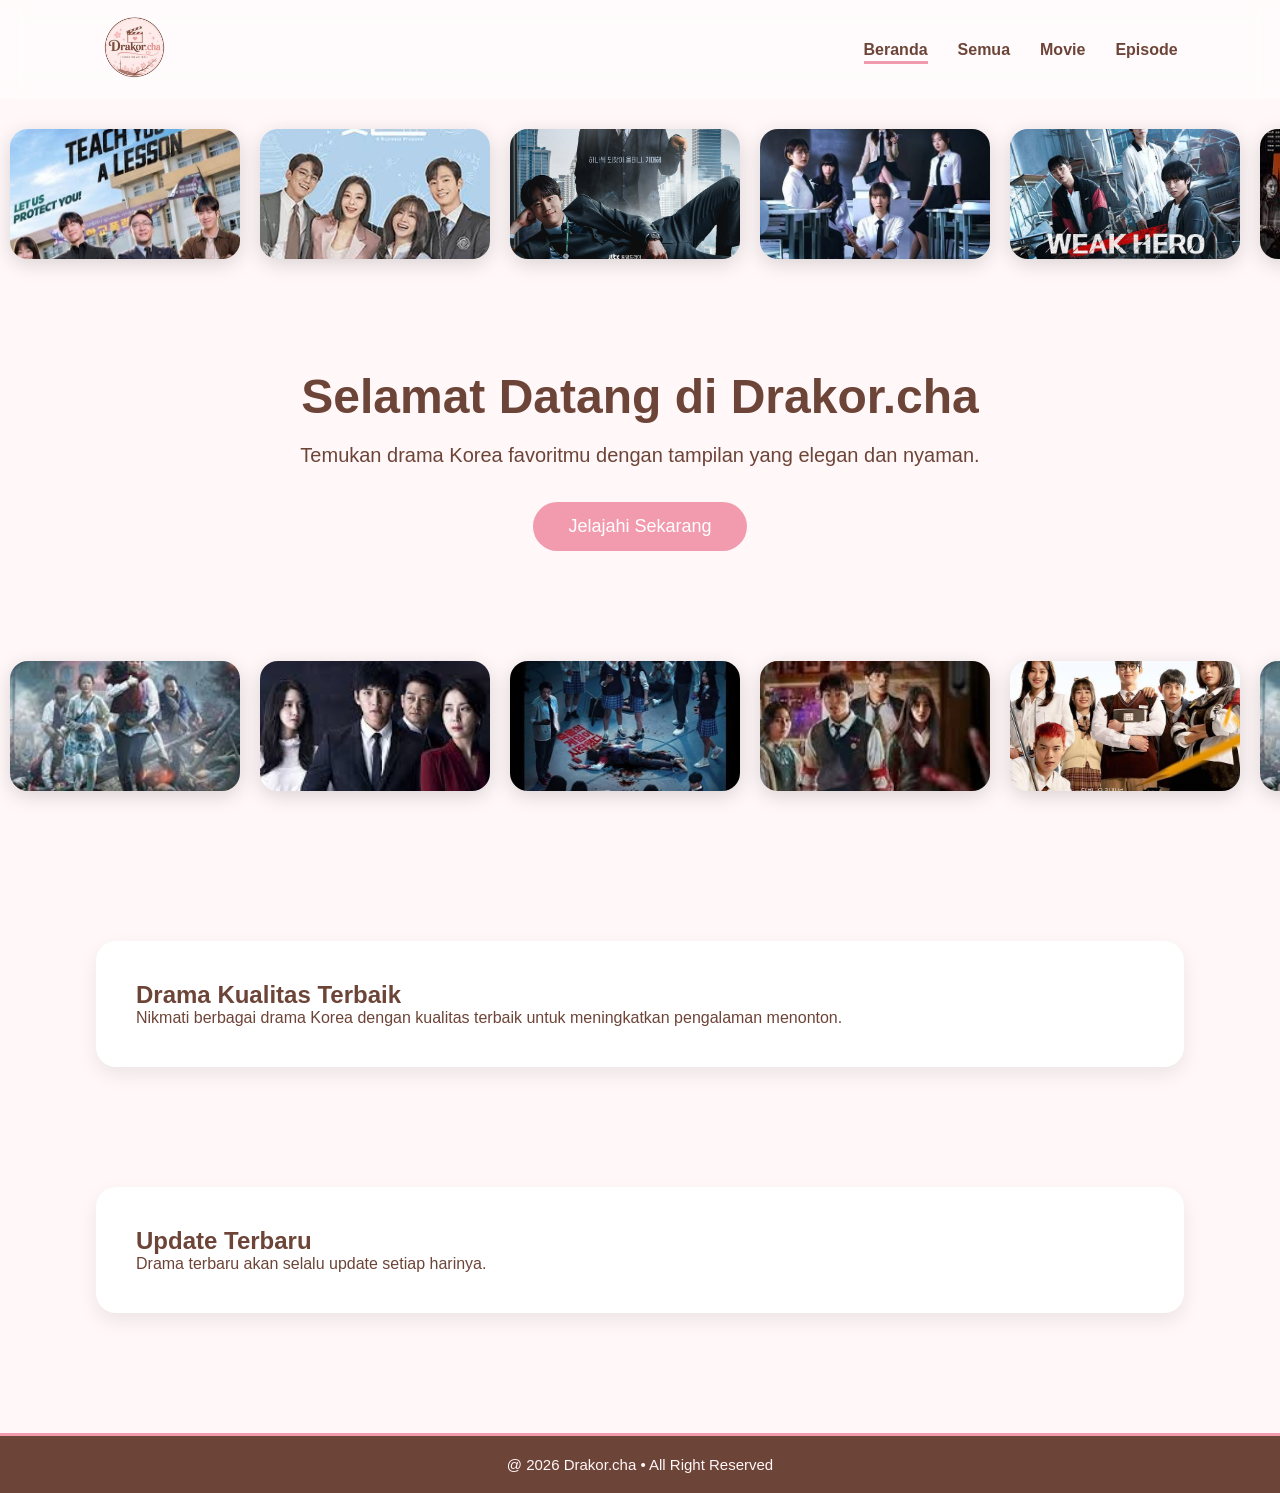
<file: index.html>
<!DOCTYPE html>
<html lang="id">

<head>
    <meta charset="UTF-8">
    <meta name="viewport" content="width=device-width, initial-scale=1.0">

    <title>Drakor.cha</title>

    <link rel="stylesheet" href="style/style.css">
</head>

<body>

<header>

<nav>

<div class="logo">
<img src="gambar/logo.png">
</div>

<ul>

<li><a class="active" href="index.html">Beranda</a></li>
<li><a href="semua.html">Semua</a></li>
<li><a href="movie.html">Movie</a></li>
<li><a href="episode.html">Episode</a></li>

</ul>

</nav>

</header>

<section class="slider top">

<div class="track">

<img src="gambar/gambar1.jpg">
<img src="gambar/gambar2.jpg">
<img src="gambar/Reborn Rookie Kdrama Poster.jpg">
<img src="gambar/gambar4.jpg">
<img src="gambar/gambar5.jpg">
<img src="gambar/gambar6.jpg">

<img src="gambar/gambar1.jpg">
<img src="gambar/gambar2.jpg">
<img src="gambar/Reborn Rookie Kdrama Poster.jpg">
<img src="gambar/gambar4.jpg">
<img src="gambar/gambar5.jpg">
<img src="gambar/gambar6.jpg">

</div>

</section>

<section class="hero">

<h1>Selamat Datang di Drakor.cha</h1>

<p>
Temukan drama Korea favoritmu dengan tampilan yang elegan dan nyaman.
</p>

<button>Jelajahi Sekarang</button>

</section>

<section class="slider bottom">

<div class="track reverse">

<img src="gambar/gambar7.jpg">
<img src="gambar/gambar8.jpg">
<img src="gambar/gambar9.jpg">
<img src="gambar/gambar10.jpg">
<img src="gambar/gambar11.jpg">

<img src="gambar/gambar7.jpg">
<img src="gambar/gambar8.jpg">
<img src="gambar/gambar9.jpg">
<img src="gambar/gambar10.jpg">
<img src="gambar/gambar11.jpg">

</div>

</section>

<section class="content reveal">

<h2>Drama Kualitas Terbaik</h2>

<p>

Nikmati berbagai drama Korea dengan kualitas terbaik untuk meningkatkan pengalaman menonton.

</p>

</section>

<section class="content reveal">

<h2>Update Terbaru</h2>

<p>

Drama terbaru akan selalu update setiap harinya.

</p>

</section>

<script src="script/script.js"></script>

<footer>@ 2026 Drakor.cha • All Right Reserved</footer>

</body>
</html>
</file>
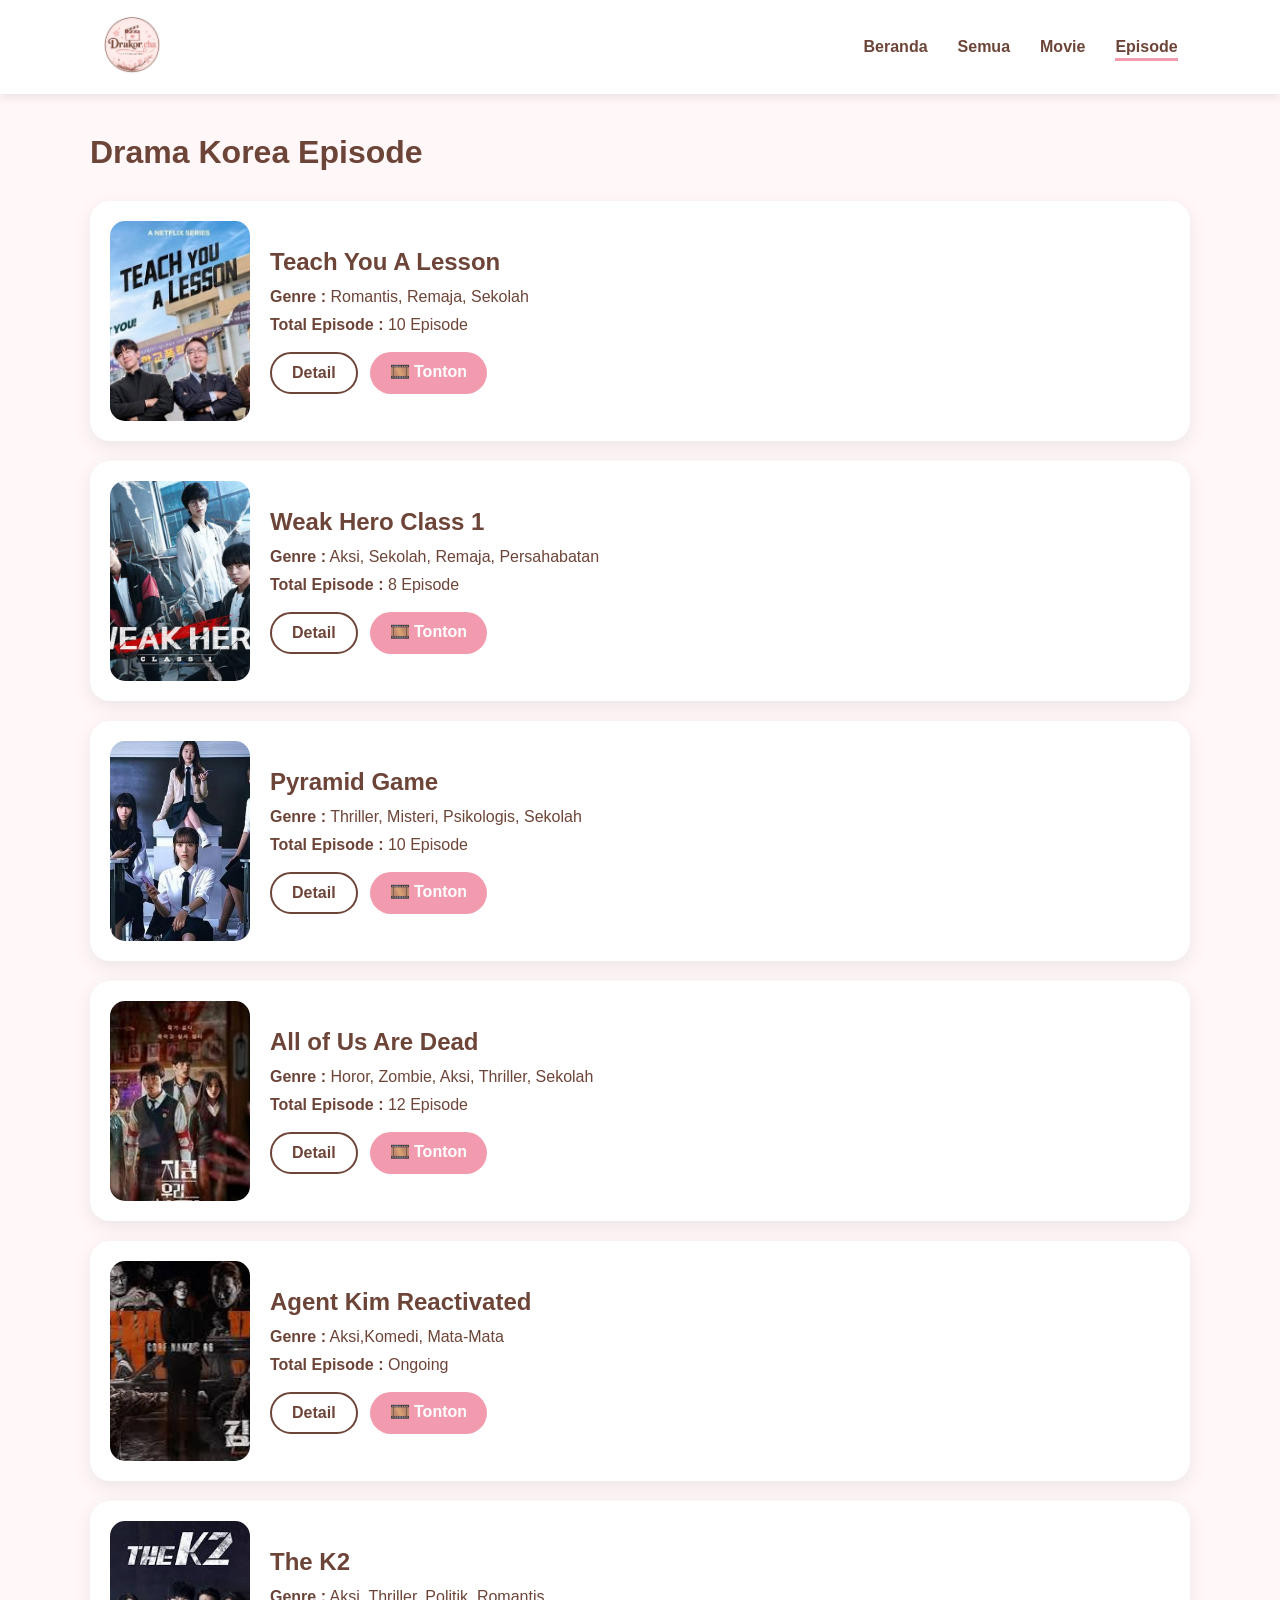
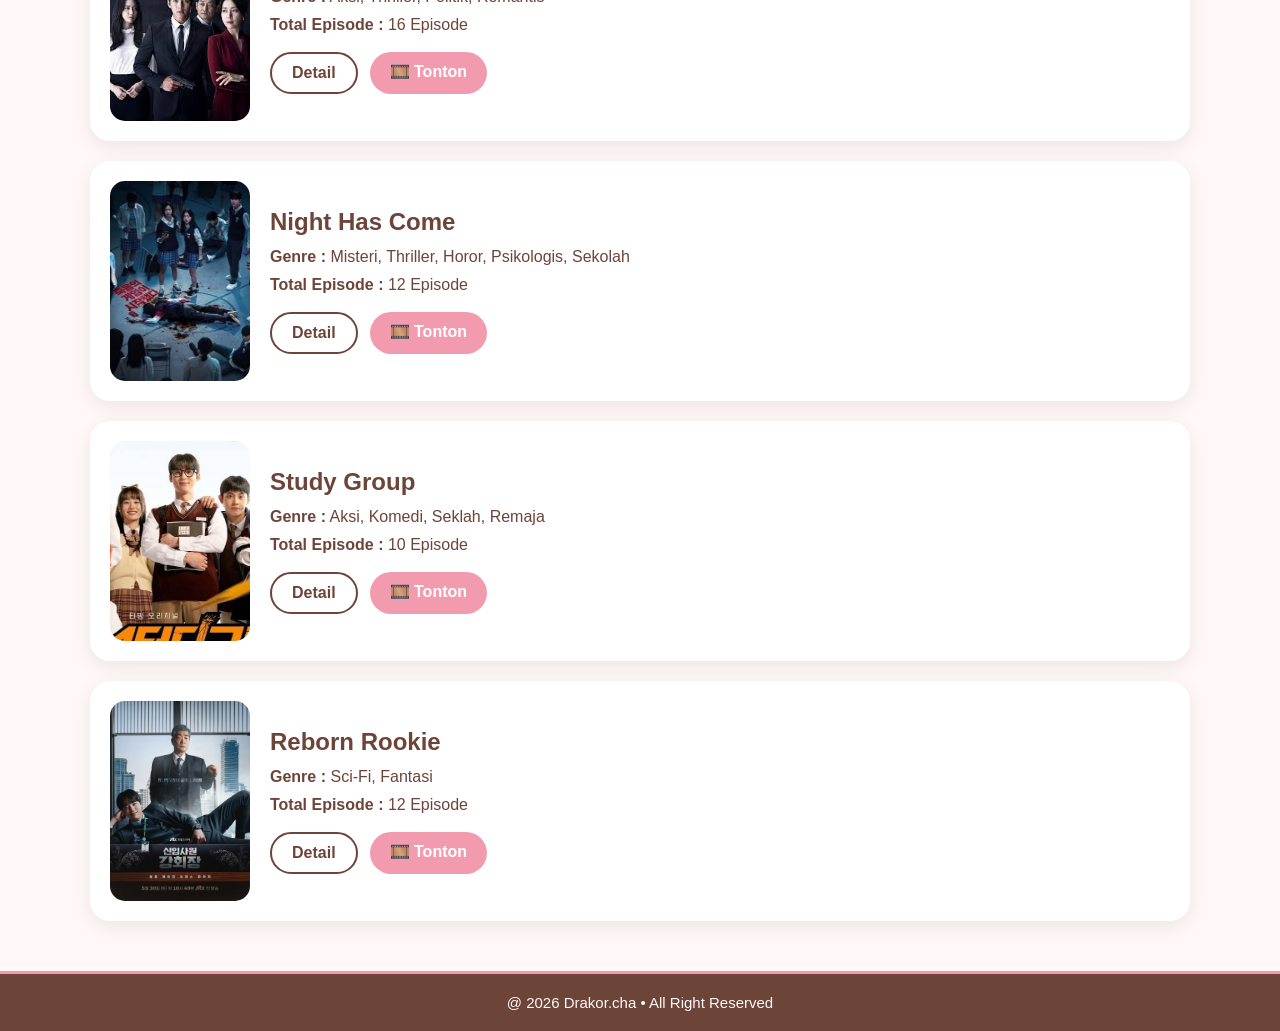
<file: episode.html>
<!DOCTYPE html>
<html lang="id">
<head>

<meta charset="UTF-8">
<meta name="viewport" content="width=device-width, initial-scale=1.0">

<title>Episode | Drakor.cha</title>

<link rel="stylesheet" href="style/episode.css">

</head>

<body class="slide-in">

<header>

<nav>

<div class="logo">
<img src="gambar/logo.png">
</div>

<ul>

<li><a href="index.html" class="beranda">Beranda</a></li>
<li><a href="semua.html">Semua</a></li>
<li><a href="movie.html">Movie</a></li>
<li><a class="active">Episode</a></li>

</ul>

</nav>

</header>

<div class="container">

<h1>Drama Korea Episode</h1>

<div class="card">

<img src="gambar/gambar1.jpg">

<div class="info">

<h2>Teach You A Lesson</h2>

<p><strong>Genre :</strong> Romantis, Remaja, Sekolah</p>

<p><strong>Total Episode :</strong> 10 Episode</p>

<div class="buttons">

<a href="#" class="detail">Detail</a>

<a href="trailer-eps.html" class="watch">🎞️ Tonton</a>

</div>

</div>

</div>

<div class="card">

<img src="gambar/gambar5.jpg" alt="Weak Hero Class">

<div class="info">

<h2>Weak Hero Class 1</h2>

<p><strong>Genre :</strong> Aksi, Sekolah, Remaja, Persahabatan</p>

<p><strong>Total Episode :</strong> 8 Episode</p>

<div class="buttons">

<a href="#" class="detail">Detail</a>

<a href="#" class="watch">🎞️ Tonton</a>

</div>

</div>

</div>

<div class="card">

<img src="gambar/gambar4.jpg">

<div class="info">

<h2>Pyramid Game</h2>

<p><strong>Genre :</strong> Thriller, Misteri, Psikologis, Sekolah</p>

<p><strong>Total Episode :</strong> 10 Episode</p>

<div class="buttons">

<a href="#" class="detail">Detail</a>

<a href="#" class="watch">🎞️ Tonton</a>

</div>

</div>

</div>

<div class="card">

<img src="gambar/gambar10.jpg">

<div class="info">

<h2>All of Us Are Dead</h2>

<p><strong>Genre :</strong> Horor, Zombie, Aksi, Thriller, Sekolah</p>

<p><strong>Total Episode :</strong> 12 Episode</p>

<div class="buttons">

<a href="#" class="detail">Detail</a>

<a href="#" class="watch">🎞️ Tonton</a>

</div>

</div>

</div>

<div class="card">

<img src="gambar/gambar6.jpg">

<div class="info">

<h2>Agent Kim Reactivated</h2>

<p><strong>Genre :</strong> Aksi,Komedi, Mata-Mata</p>

<p><strong>Total Episode :</strong> Ongoing</p>

<div class="buttons">

<a href="#" class="detail">Detail</a>

<a href="#" class="watch">🎞️ Tonton</a>

</div>

</div>

</div>

<div class="card">

<img src="gambar/gambar8.jpg">

<div class="info">

<h2>The K2</h2>

<p><strong>Genre :</strong> Aksi, Thriller, Politik, Romantis</p>

<p><strong>Total Episode :</strong> 16 Episode</p>

<div class="buttons">

<a href="#" class="detail">Detail</a>

<a href="#" class="watch">🎞️ Tonton</a>

</div>

</div>

</div>

<div class="card">

<img src="gambar/gambar9.jpg">

<div class="info">

<h2>Night Has Come</h2>

<p><strong>Genre :</strong> Misteri, Thriller, Horor, Psikologis, Sekolah</p>

<p><strong>Total Episode :</strong> 12 Episode</p>

<div class="buttons">

<a href="#" class="detail">Detail</a>

<a href="#" class="watch">🎞️ Tonton</a>

</div>

</div>

</div>

<div class="card">

<img src="gambar/gambar11.jpg">

<div class="info">

<h2>Study Group</h2>

<p><strong>Genre :</strong> Aksi, Komedi, Seklah, Remaja</p>

<p><strong>Total Episode :</strong> 10 Episode</p>

<div class="buttons">

<a href="#" class="detail">Detail</a>

<a href="#" class="watch">🎞️ Tonton</a>

</div>

</div>

</div>

<div class="card">

<img src="gambar/Reborn Rookie Kdrama Poster.jpg">

<div class="info">

<h2>Reborn Rookie</h2>

<p><strong>Genre :</strong> Sci-Fi, Fantasi</p>

<p><strong>Total Episode :</strong> 12 Episode</p>

<div class="buttons">

<a href="#" class="detail">Detail</a>

<a href="#" class="watch">🎞️ Tonton</a>

</div>

</div>

</div>

</div>

<script src="script/episode.js"></script>

<footer>@ 2026 Drakor.cha • All Right Reserved</footer>

</body>
</html>
</file>
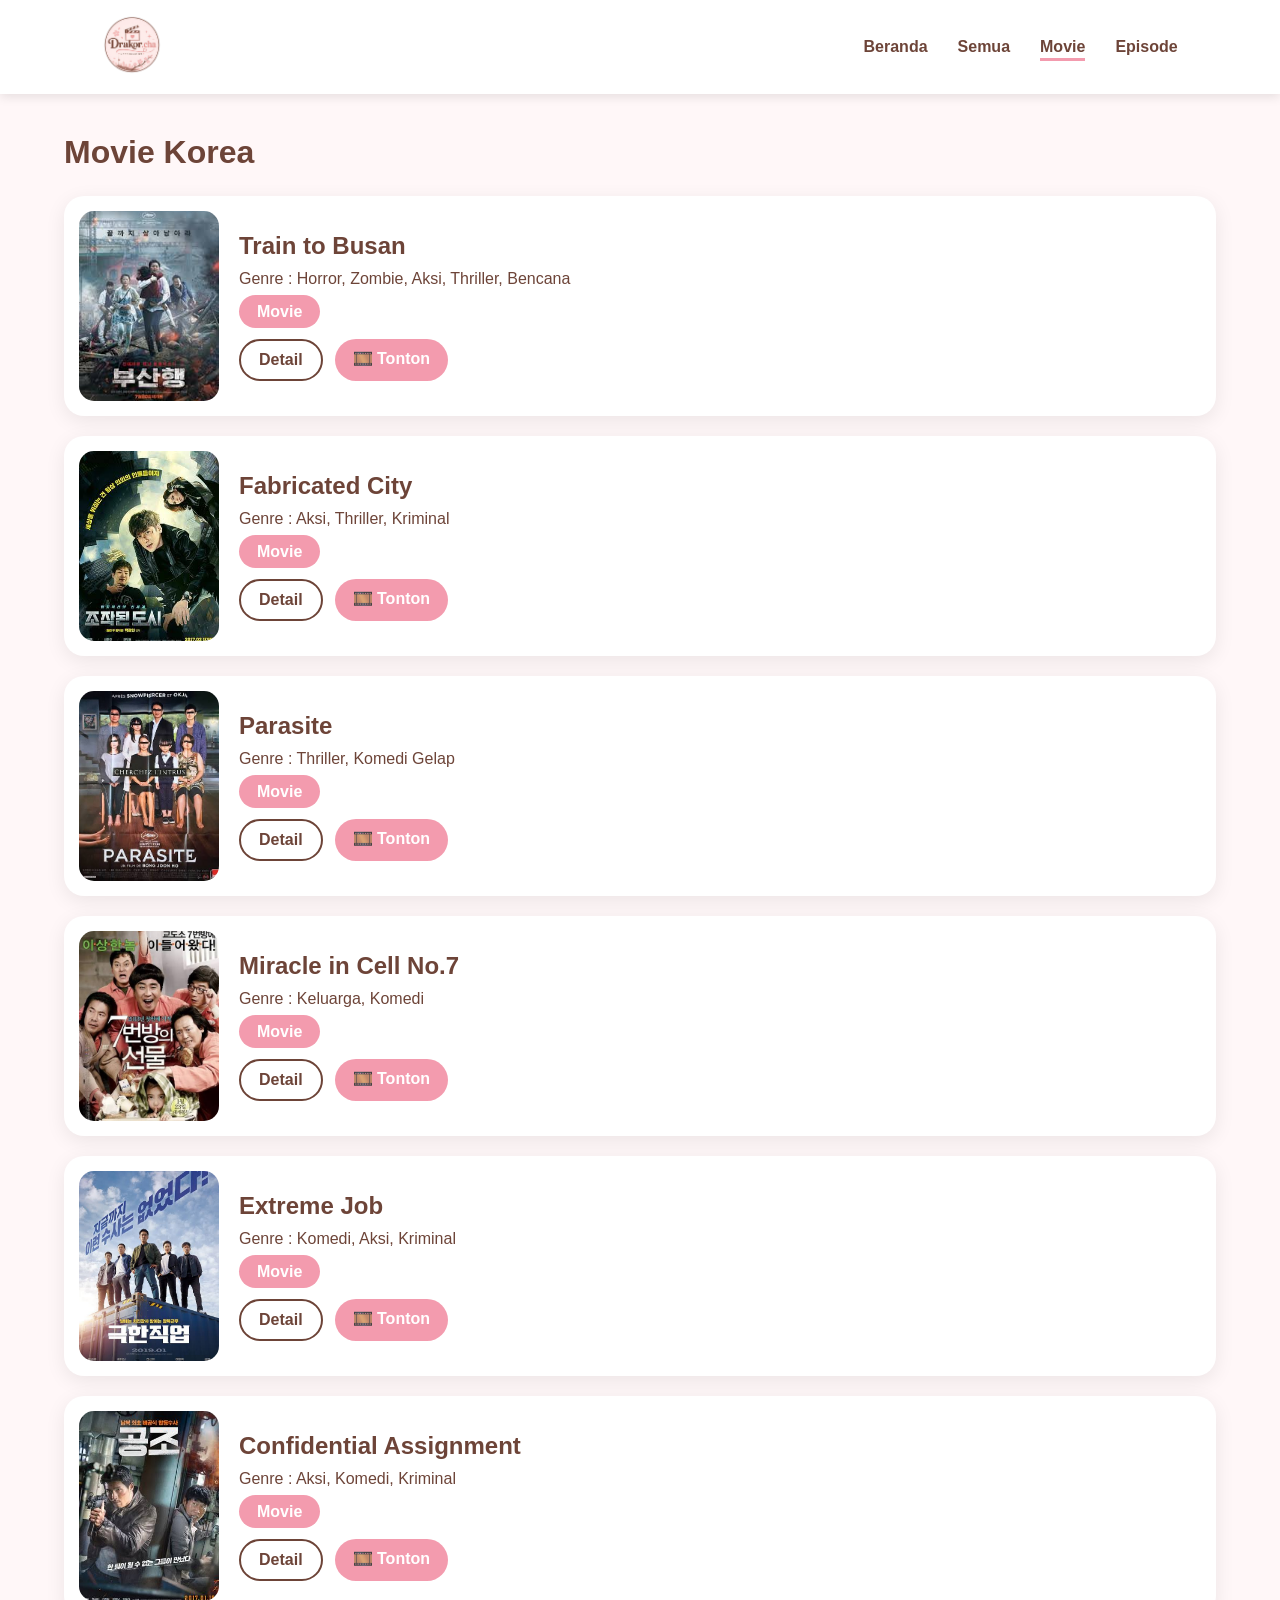
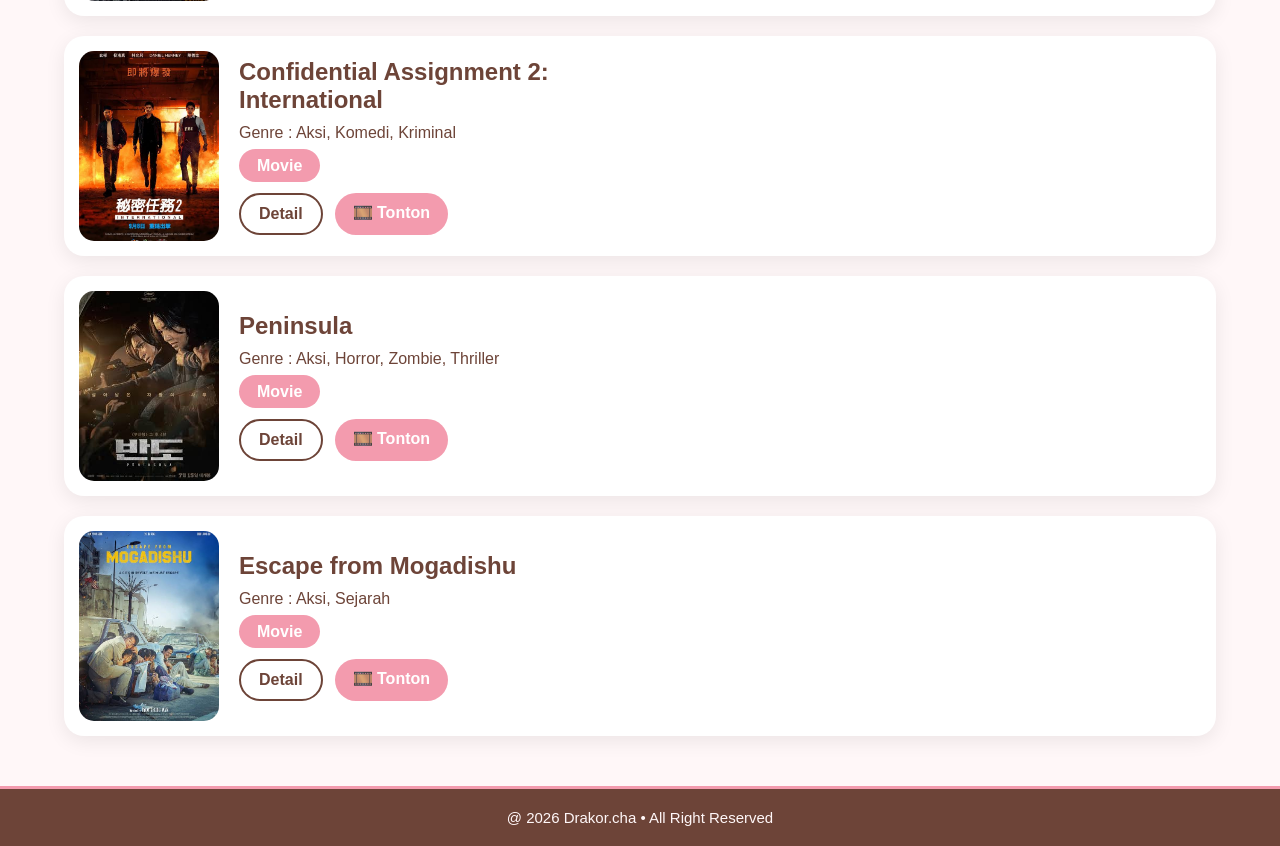
<file: movie.html>
<!DOCTYPE html>
<html lang="id">

<head>

<meta charset="UTF-8">
<meta name="viewport" content="width=device-width, initial-scale=1.0">

<title>Movie | Drakor.cha</title>

<link rel="stylesheet" href="style/movie.css">

</head>

<body class="slide-in">

<header>

<nav>

<div class="logo">
<img src="gambar/logo.png">
</div>

<ul>
<li><a href="index.html" class="beranda">Beranda</a></li>
<li><a href="semua.html">Semua</a></li>
<li><a class="active">Movie</a></li>
<li><a href="episode.html">Episode</a></li>
</ul>

</nav>

</header>

<div class="container">

<h1>Movie Korea</h1>

<div class="card">

<img src="gambar/gambar7.jpg">

<div class="info">

<h2>Train to Busan</h2>

<p>Genre : Horror, Zombie, Aksi, Thriller, Bencana</p>

<span class="movie">Movie</span>

<div class="buttons">

<a href="#" class="detail">Detail</a>

<a href="#" class="watch">🎞️ Tonton</a>

</div>

</div>

</div>

<div class="card">

<img src="gambar/gambar12.jpg">

<div class="info">

<h2>Fabricated City</h2>

<p>Genre : Aksi, Thriller, Kriminal</p>

<span class="movie">Movie</span>

<div class="buttons">

<a href="#" class="detail">Detail</a>

<a href="trailer-movie.html" class="watch">🎞️ Tonton</a>

</div>

</div>

</div>

<div class="card">

<img src="gambar/gambar13.jpg">

<div class="info">

<h2>Parasite</h2>

<p>Genre : Thriller, Komedi Gelap</p>

<span class="movie">Movie</span>

<div class="buttons">

<a href="#" class="detail">Detail</a>

<a href="#" class="watch">🎞️ Tonton</a>

</div>

</div>

</div>

<div class="card">

<img src="gambar/gambar14.jpg">

<div class="info">

<h2>Miracle in Cell No.7</h2>

<p>Genre : Keluarga, Komedi</p>

<span class="movie">Movie</span>

<div class="buttons">

<a href="#" class="detail">Detail</a>

<a href="#" class="watch">🎞️ Tonton</a>

</div>

</div>

</div>

<div class="card">

<img src="gambar/gambar15.jpg">

<div class="info">

<h2>Extreme Job</h2>

<p>Genre : Komedi, Aksi, Kriminal</p>

<span class="movie">Movie</span>

<div class="buttons">

<a href="#" class="detail">Detail</a>

<a href="#" class="watch">🎞️ Tonton</a>

</div>

</div>

</div>

<div class="card">

<img src="gambar/gambar16.jpg">

<div class="info">

<h2>Confidential Assignment</h2>

<p>Genre : Aksi, Komedi, Kriminal</p>

<span class="movie">Movie</span>

<div class="buttons">

<a href="#" class="detail">Detail</a>

<a href="#" class="watch">🎞️ Tonton</a>

</div>

</div>

</div>

<div class="card">

<img src="gambar/gambar16(1).jpg">

<div class="info">

<h2>Confidential Assignment 2:<br>International</h2>

<p>Genre : Aksi, Komedi, Kriminal</p>

<span class="movie">Movie</span>

<div class="buttons">

<a href="#" class="detail">Detail</a>

<a href="#" class="watch">🎞️ Tonton</a>

</div>

</div>

</div>

<div class="card">

<img src="gambar/gambar17.jpg">

<div class="info">

<h2>Peninsula</h2>

<p>Genre : Aksi, Horror, Zombie, Thriller</p>

<span class="movie">Movie</span>

<div class="buttons">

<a href="#" class="detail">Detail</a>

<a href="#" class="watch">🎞️ Tonton</a>

</div>

</div>

</div>

<div class="card">

<img src="gambar/gambar18.jpg">

<div class="info">

<h2>Escape from Mogadishu</h2>

<p>Genre : Aksi, Sejarah</p>

<span class="movie">Movie</span>

<div class="buttons">

<a href="#" class="detail">Detail</a>

<a href="#" class="watch">🎞️ Tonton</a>

</div>

</div>

</div>

</div>

<script src="script/movie.js"></script>

<footer>@ 2026 Drakor.cha • All Right Reserved</footer>

</body>

</html>
</file>
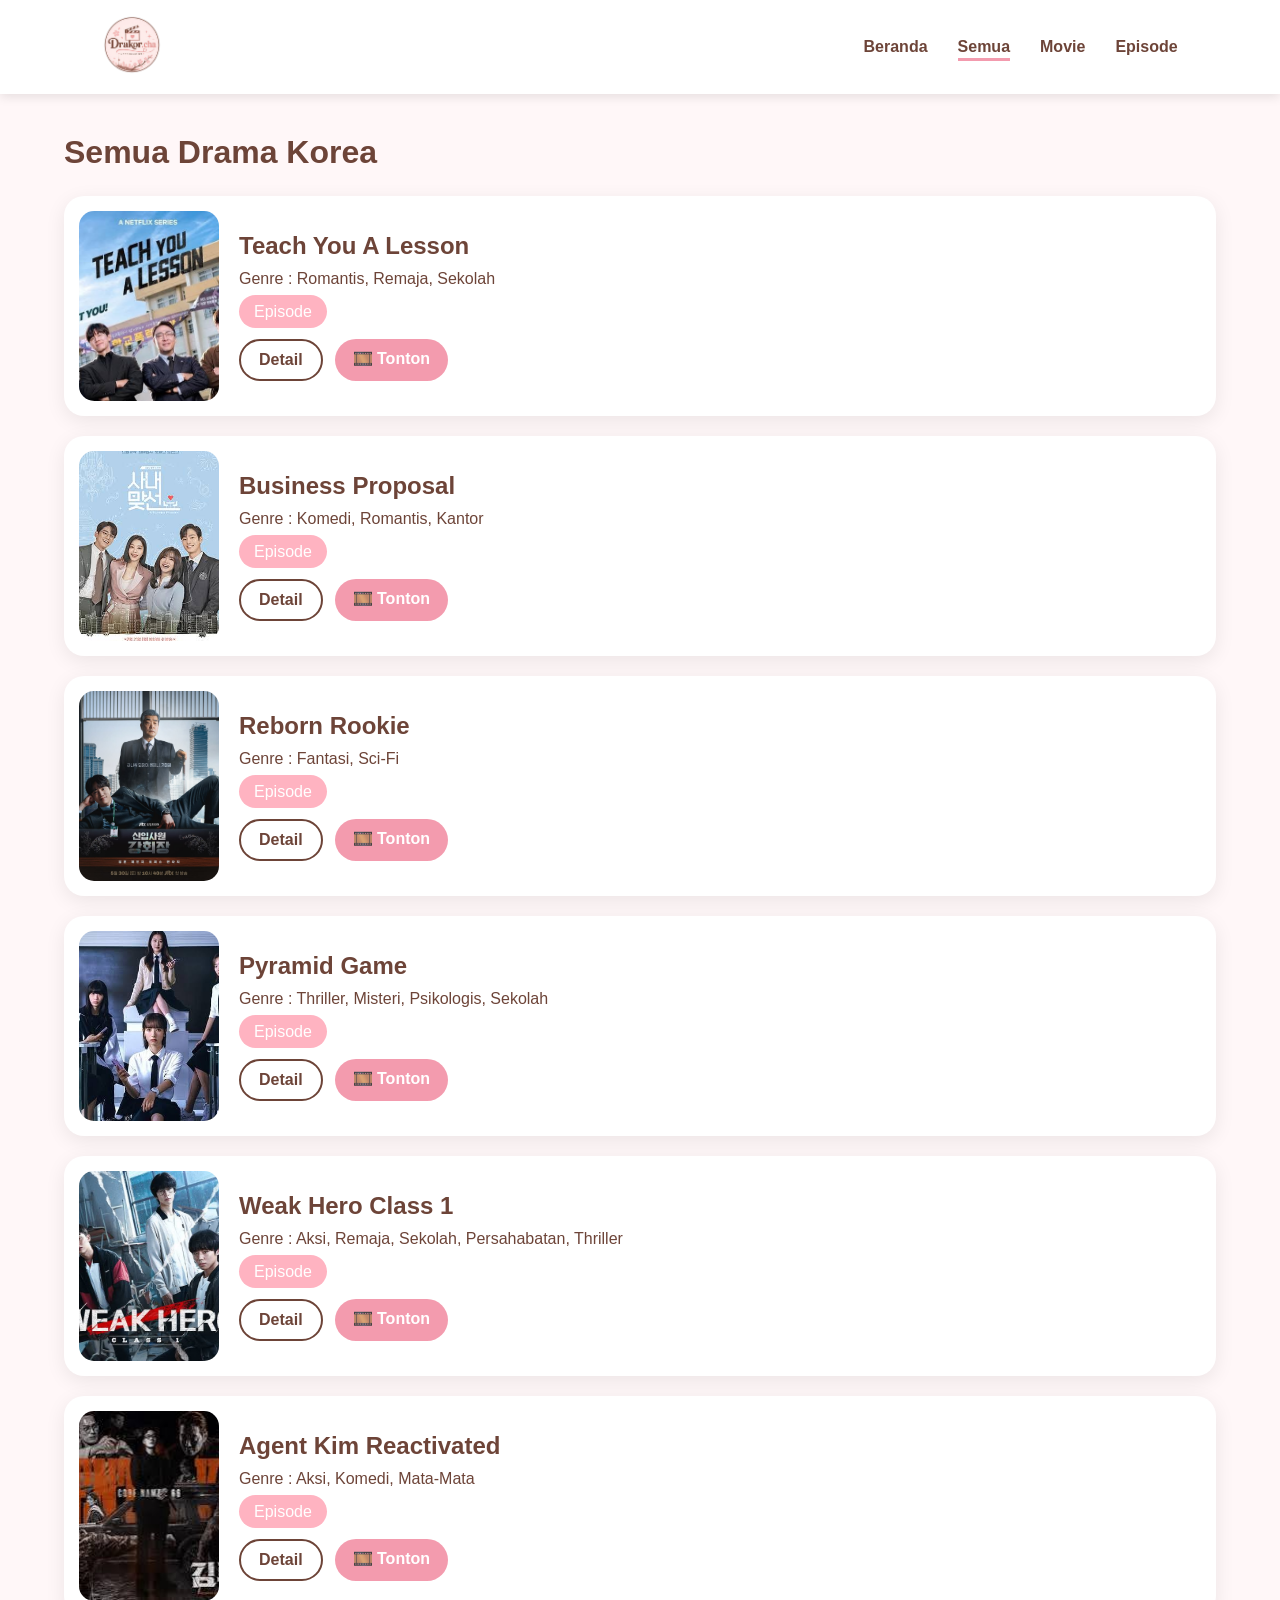
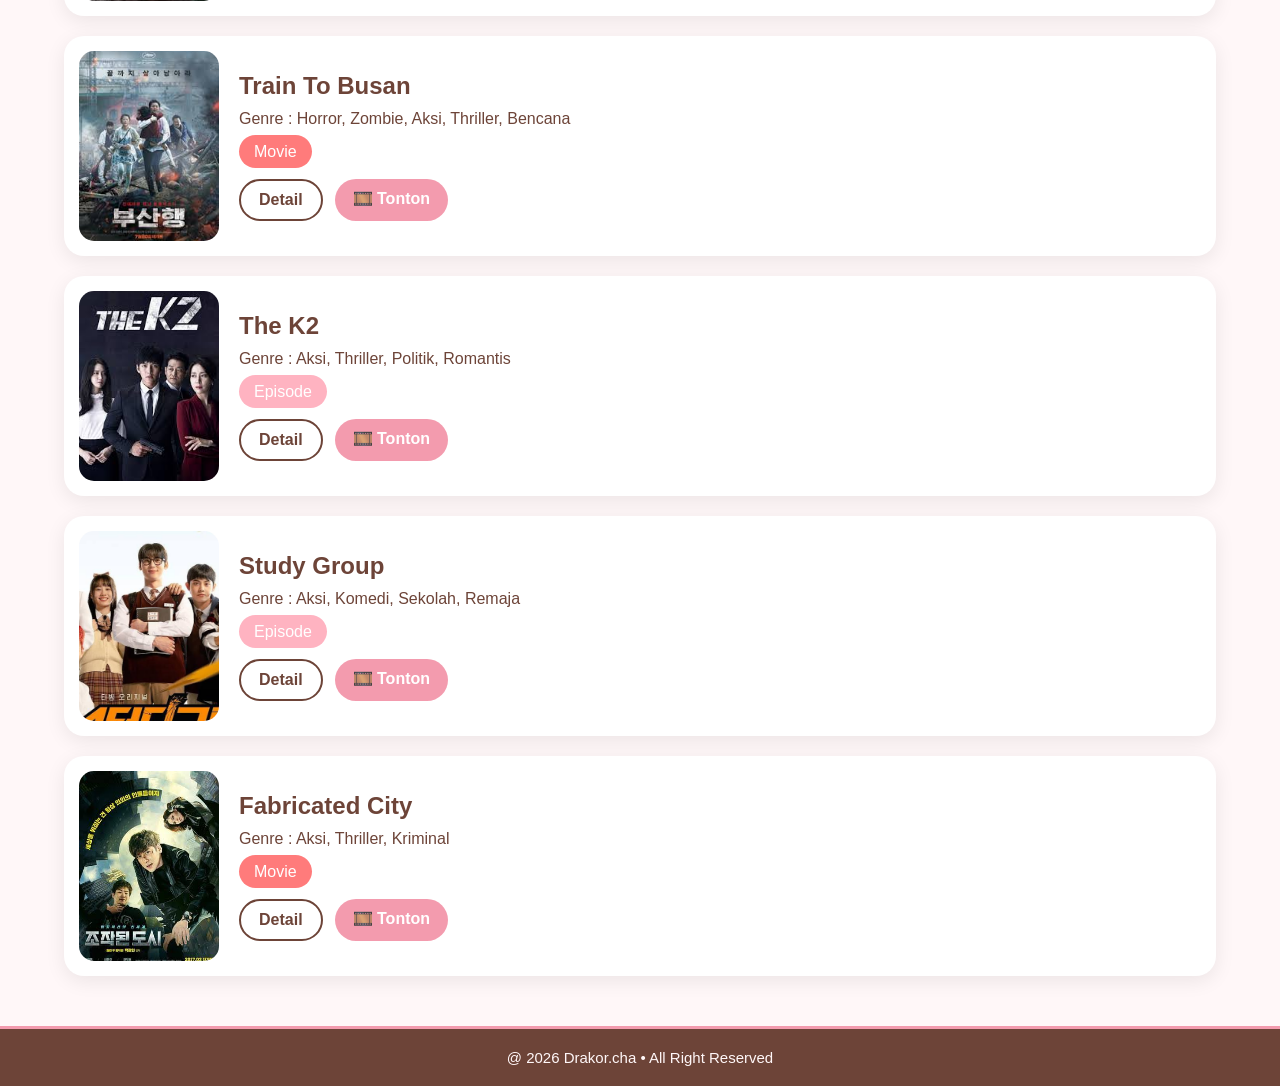
<file: semua.html>
<!DOCTYPE html>
<html lang="id">

<head>

<meta charset="UTF-8">
<meta name="viewport" content="width=device-width,initial-scale=1">

<title>Semua Drakor | Drakor.cha</title>

<link rel="stylesheet" href="style/semua.css">

</head>

<body class="slide-in">

<header>

<nav>

<div class="logo">

<img src="gambar/logo.png">

</div>

<ul>

<li><a href="index.html" class="back">Beranda</a></li>
<li><a class="active">Semua</a></li>
<li><a href="movie.html">Movie</a></li>
<li><a href="episode.html">Episode</a></li>

</ul>

</nav>

</header>

<div class="container">

<h1>Semua Drama Korea</h1>

<div class="card">

<img src="gambar/gambar1.jpg">

<div class="info">

<h2>Teach You A Lesson</h2>

<p>Genre : Romantis, Remaja, Sekolah</p>

<span class="episode">Episode</span>

<div class="buttons">
    <a href="#" class="detail">Detail</a>
    <a href="eps.html" class="watch">🎞️ Tonton</a>
</div>

</div>

</div>

<div class="card">

<img src="gambar/gambar2.jpg">

<div class="info">

<h2>Business Proposal</h2>

<p>Genre : Komedi, Romantis, Kantor</p>

<span class="episode">Episode</span>

<div class="buttons">
    <a href="#" class="detail">Detail</a>
    <a href="#" class="watch">🎞️ Tonton</a>
</div>

</div>

</div>

<div class="card">

<img src="gambar/Reborn Rookie Kdrama Poster.jpg">

<div class="info">

<h2>Reborn Rookie</h2>

<p>Genre : Fantasi, Sci-Fi</p>

<span class="episode">Episode</span>

<div class="buttons">
    <a href="#" class="detail">Detail</a>
    <a href="#" class="watch">🎞️ Tonton</a>
</div>

</div>

</div>

<div class="card">

<img src="gambar/gambar4.jpg">

<div class="info">

<h2>Pyramid Game</h2>

<p>Genre : Thriller, Misteri, Psikologis, Sekolah</p>

<span class="episode">Episode</span>

<div class="buttons">
    <a href="#" class="detail">Detail</a>
    <a href="#" class="watch">🎞️ Tonton</a>
</div>

</div>

</div>

<div class="card">

<img src="gambar/gambar5.jpg">

<div class="info">

<h2>Weak Hero Class 1</h2>

<p>Genre : Aksi, Remaja, Sekolah, Persahabatan, Thriller</p>

<span class="episode">Episode</span>

<div class="buttons">
    <a href="#" class="detail">Detail</a>
    <a href="#" class="watch">🎞️ Tonton</a>
</div>

</div>

</div>

<div class="card">

<img src="gambar/gambar6.jpg">

<div class="info">

<h2>Agent Kim Reactivated</h2>

<p>Genre : Aksi, Komedi, Mata-Mata</p>

<span class="episode">Episode</span>

<div class="buttons">
    <a href="#" class="detail">Detail</a>
    <a href="#" class="watch">🎞️ Tonton</a>
</div>

</div>

</div>

<div class="card">

<img src="gambar/gambar7.jpg">

<div class="info">

<h2>Train To Busan</h2>

<p>Genre : Horror, Zombie, Aksi, Thriller, Bencana</p>

<span class="movie">Movie</span>

<div class="buttons">
    <a href="#" class="detail">Detail</a>
    <a href="#" class="watch">🎞️ Tonton</a>
</div>

</div>

</div>

<div class="card">

<img src="gambar/gambar8.jpg">

<div class="info">

<h2>The K2</h2>

<p>Genre : Aksi, Thriller, Politik, Romantis</p>

<span class="episode">Episode</span>

<div class="buttons">
    <a href="#" class="detail">Detail</a>
    <a href="#" class="watch">🎞️ Tonton</a>
</div>

</div>

</div>

<div class="card">

<img src="gambar/gambar11.jpg">

<div class="info">

<h2>Study Group</h2>

<p>Genre : Aksi, Komedi, Sekolah, Remaja</p>

<span class="episode">Episode</span>

<div class="buttons">
    <a href="#" class="detail">Detail</a>
    <a href="#" class="watch">🎞️ Tonton</a>
</div>

</div>

</div>

<div class="card">

<img src="gambar/gambar12.jpg">

<div class="info">

<h2>Fabricated City</h2>

<p>Genre : Aksi, Thriller, Kriminal</p>

<span class="movie">Movie</span>

<div class="buttons">
    <a href="#" class="detail">Detail</a>
    <a href="nonton.html" class="watch">🎞️ Tonton</a>
</div>

</div>

</div>

</div>

<script src="script/semua.js"></script>

<footer>@ 2026 Drakor.cha • All Right Reserved</footer>

</body>
</html>
</file>
<file: style/style.css>
*{
margin:0;
padding:0;
box-sizing:border-box;
font-family:Segoe UI,sans-serif;
}

body{

background:#FFF7F8;
color:#6D4438;

}

header{

position:sticky;
top:0;
z-index:999;

backdrop-filter:blur(12px);

background:rgba(255,255,255,.5);

}

nav{

display:flex;
justify-content:space-between;
align-items:center;

padding:15px 8%;

}

.logo img{

height:65px;

}

nav ul{

display:flex;
list-style:none;
gap:30px;

}

nav a{

text-decoration:none;
color:#6D4438;
font-weight:bold;
position:relative;
transition:.3s;

}

nav a:hover{

color:#F39BAE;
transform:scale(1.1);

}

nav a::after{

content:"";
position:absolute;

left:0;
bottom:-6px;

width:0;
height:3px;

background:#F39BAE;
transition:.3s;

}

nav a:hover::after,
.active::after{

width:100%;

}

.slider{

overflow:hidden;
padding:20px 0;

}

.track{

display:flex;
width:max-content;
animation:left 28s linear infinite;

}

.track img{

width:230px;
height:130px;

object-fit:cover;

margin:10px;

border-radius:18px;

box-shadow:0 5px 20px rgba(0,0,0,.15);

transition:.3s;

}

.track img:hover{

transform:scale(1.08);

}

.reverse{

animation:right 28s linear infinite;

}

@keyframes left{

0%{

transform:translateX(-50%);

}

100%{

transform:translateX(0);

}

}

@keyframes right{

0%{

transform:translateX(0);

}

100%{

transform:translateX(-50%);

}

}

.hero{

text-align:center;

padding:80px 20px;

}

.hero h1{

font-size:48px;
margin-bottom:20px;

}

.hero p{

font-size:20px;

margin-bottom:35px;

}

.hero button{

padding:14px 35px;

background:#F39BAE;

border:none;

border-radius:50px;

color:white;

font-size:18px;

cursor:pointer;

transition:.3s;

}

.hero button:hover{

background:#6D4438;

transform:scale(1.05);

}

.content{

width:85%;
margin:120px auto;

padding:40px;

background:white;

border-radius:20px;

box-shadow:0 8px 20px rgba(0,0,0,.08);

}

.reveal{

opacity:0;

transform:translateY(70px);

transition:1s;

}

.reveal.active{

opacity:1;

transform:translateY(0);

}

@media(max-width:768px){

nav{

flex-direction:column;

}

nav ul{

margin-top:15px;

gap:18px;

}

.hero h1{

font-size:34px;

}

.track img{

width:180px;
height:110px;

}

}

footer{
    width:100%;
    margin-top:50px;
    padding:20px 10px;
    background:#6D4438;
    color:#FFF7F8;
    text-align:center;
    font-size:15px;
    border-top:3px solid #F39BAE;
}

footer p{
    margin:0;
    letter-spacing:.5px;
}

footer:hover{
    background:#5A372E;
    transition:.3s;
}
</file>
<file: style/episode.css>
*{
margin:0;
padding:0;
box-sizing:border-box;
font-family:Segoe UI,sans-serif;
}

body{
background:#FFF7F8;
color:#6D4438;
}

header{
position:sticky;
top:0;
background:white;
box-shadow:0 3px 10px rgba(0,0,0,.1);
z-index:100;
}

nav{
display:flex;
justify-content:space-between;
align-items:center;

padding:15px 8%;
}

.logo img{
height:60px;
}

nav ul{
display:flex;
list-style:none;
gap:30px;
}

nav a{
text-decoration:none;
color:#6D4438;
font-weight:bold;
position:relative;
transition:.3s;
}

nav a:hover{
color:#F39BAE;
transform:scale(1.1);
}

nav a::after{

content:"";
position:absolute;

left:0;
bottom:-6px;

width:0;
height:3px;

background:#F39BAE;
transition:.3s;

}

nav a:hover::after,
.active::after{

width:100%;

}

.container{
width:90%;
max-width:1100px;
margin:40px auto;
}

.container h1{
margin-bottom:30px;
}

.card{
display:flex;
align-items:center;
background:white;
padding:20px;
margin-bottom:20px;
border-radius:20px;
box-shadow:0 6px 20px rgba(0,0,0,.08);
transition:.3s;
}

.card:hover{
transform:translateY(-5px);
}

.card img{
width:140px;
height:200px;
object-fit:cover;
border-radius:15px;
margin-right:20px;
}

.info{
flex:1;
}

.info h2{
margin-bottom:12px;
}

.info p{
margin-bottom:10px;
}

.buttons{
margin-top:18px;
display:flex;
gap:12px;
}

.detail,
.watch{
padding:10px 20px;
border-radius:25px;
text-decoration:none;
font-weight:bold;
transition:.3s;
}

.detail{
background:white;
border:2px solid #6D4438;
color:#6D4438;
}

.detail:hover{
background:#6D4438;
color:white;
}

.watch{
background:#F39BAE;
color:white;
}

.watch:hover{
background:#6D4438;
transform:scale(1.05);
}

.slide-in{
animation:slideIn .4s;
}

@keyframes slideIn{
from{
opacity:0;
transform:translateX(120px);
}
to{
opacity:1;
transform:translateX(0);
}
}

.slide-out{
animation:slideOut .4s forwards;
}

@keyframes slideOut{
to{
opacity:0;
transform:translateX(-120px);
}
}

@media(max-width:768px){

.card{
flex-direction:column;
text-align:center;
}

.card img{
margin:0 0 15px;
width:170px;
height:240px;
}

.buttons{
justify-content:center;
}

}

footer{
    width:100%;
    margin-top:50px;
    padding:20px 10px;
    background:#6D4438;
    color:#FFF7F8;
    text-align:center;
    font-size:15px;
    border-top:3px solid #F39BAE;
}

footer p{
    margin:0;
    letter-spacing:.5px;
}

footer:hover{
    background:#5A372E;
    transition:.3s;
}
</file>
<file: style/movie.css>
*{
margin:0;
padding:0;
box-sizing:border-box;
font-family:Segoe UI,sans-serif;
}

body{

background:#FFF7F8;
color:#6D4438;

}

header{

position:sticky;
top:0;
background:white;
box-shadow:0 3px 10px rgba(0,0,0,.1);
z-index:100;

}

nav{

display:flex;
justify-content:space-between;
align-items:center;
padding:15px 8%;

}

.logo img{

height:60px;

}

nav ul{

display:flex;
list-style:none;
gap:30px;

}

nav a{

text-decoration:none;
color:#6D4438;
font-weight:bold;
position:relative;
transition:.3s;

}

nav a:hover{

color:#F39BAE;
transform:scale(1.1);

}

nav a::after{

content:"";
position:absolute;

left:0;
bottom:-6px;

width:0;
height:3px;

background:#F39BAE;
transition:.3s;

}

nav a:hover::after,
.active::after{

width:100%;

}

.container{

width:90%;
margin:40px auto;

}

.container h1{

margin-bottom:25px;

}

.card{

display:flex;
align-items:center;

background:white;

padding:15px;

margin-bottom:20px;

border-radius:20px;

box-shadow:0 5px 20px rgba(0,0,0,.08);

transition:.3s;

}

.card:hover{

transform:translateY(-5px);

}

.card img{

width:140px;
height:190px;

object-fit:cover;

border-radius:15px;

margin-right:20px;

}

.info h2{

margin-bottom:10px;

}

.info p{

margin-bottom:15px;

}

.movie{

background:#ff7b7b;
color:white;

padding:8px 15px;

border-radius:20px;

}

.episode{

background:#ffb3c1;
color:white;

padding:8px 15px;

border-radius:20px;

}

.slide-in{

animation:masuk .45s;

}

@keyframes masuk{

from{

opacity:0;
transform:translateX(120px);

}

to{

opacity:1;
transform:translateX(0);

}

}

.slide-out{

animation:keluar .45s forwards;

}

@keyframes keluar{

from{

transform:translateX(0);

}

to{

opacity:0;
transform:translateX(-120px);

}

}

@media(max-width:768px){

.card{

flex-direction:column;
text-align:center;

}

.card img{

margin:0 0 15px;

width:170px;
height:240px;

}

}

@keyframes keluarKanan{

from{

opacity:1;
transform:translateX(0);

}

to{

opacity:0;
transform:translateX(-120px);

}

}

.buttons{
    margin-top:18px;
    display:flex;
    gap:12px;
}

.buttons a{
    text-decoration:none;
    padding:10px 18px;
    border-radius:25px;
    font-weight:bold;
    transition:.3s;
}

.detail{
    background:#ffffff;
    color:#6D4438;
    border:2px solid #6D4438;
}

.detail:hover{
    background:#6D4438;
    color:#fff;
}

.watch{
    background:#F39BAE;
    color:#fff;
}

.watch:hover{
    background:#6D4438;
    transform:scale(1.05);
}

.movie{

background:#F39BAE;
color:white;

padding:8px 18px;

border-radius:20px;

font-weight:bold;

}

.buttons{

display:flex;

gap:12px;

margin-top:18px;

}

.detail{

background:white;

border:2px solid #6D4438;

color:#6D4438;

padding:10px 20px;

border-radius:25px;

text-decoration:none;

transition:.3s;

}

.detail:hover{

background:#6D4438;

color:white;

}

.watch{

background:#F39BAE;

color:white;

padding:10px 20px;

border-radius:25px;

text-decoration:none;

transition:.3s;

}

.watch:hover{

background:#6D4438;

transform:scale(1.05);

}

.slide-in{

animation:slideIn .45s;

}

@keyframes slideIn{

from{

opacity:0;

transform:translateX(120px);

}

to{

opacity:1;

transform:translateX(0);

}

}

.slide-out{

animation:slideOut .45s forwards;

}

@keyframes slideOut{

to{

opacity:0;

transform:translateX(-120px);

}

}

footer{
    width:100%;
    margin-top:50px;
    padding:20px 10px;
    background:#6D4438;
    color:#FFF7F8;
    text-align:center;
    font-size:15px;
    border-top:3px solid #F39BAE;
}

footer p{
    margin:0;
    letter-spacing:.5px;
}

footer:hover{
    background:#5A372E;
    transition:.3s;
}
</file>
<file: style/semua.css>
*{
margin:0;
padding:0;
box-sizing:border-box;
font-family:Segoe UI,sans-serif;
}

body{

background:#FFF7F8;
color:#6D4438;

}

header{

position:sticky;
top:0;
background:white;
box-shadow:0 3px 10px rgba(0,0,0,.1);
z-index:100;

}

nav{

display:flex;
justify-content:space-between;
align-items:center;
padding:15px 8%;

}

.logo img{

height:60px;

}

nav ul{

display:flex;
list-style:none;
gap:30px;

}

nav a{

text-decoration:none;
color:#6D4438;
font-weight:bold;
position:relative;
transition:.3s;

}

nav a:hover{

color:#F39BAE;
transform:scale(1.1);

}

nav a::after{

content:"";
position:absolute;

left:0;
bottom:-6px;

width:0;
height:3px;

background:#F39BAE;
transition:.3s;

}

nav a:hover::after,
.active::after{

width:100%;

}

.container{

width:90%;
margin:40px auto;

}

.container h1{

margin-bottom:25px;

}

.card{

display:flex;
align-items:center;

background:white;

padding:15px;

margin-bottom:20px;

border-radius:20px;

box-shadow:0 5px 20px rgba(0,0,0,.08);

transition:.3s;

}

.card:hover{

transform:translateY(-5px);

}

.card img{

width:140px;
height:190px;

object-fit:cover;

border-radius:15px;

margin-right:20px;

}

.info h2{

margin-bottom:10px;

}

.info p{

margin-bottom:15px;

}

.movie{

background:#ff7b7b;
color:white;

padding:8px 15px;

border-radius:20px;

}

.episode{

background:#ffb3c1;
color:white;

padding:8px 15px;

border-radius:20px;

}

.slide-in{

animation:masuk .45s;

}

@keyframes masuk{

from{

opacity:0;
transform:translateX(120px);

}

to{

opacity:1;
transform:translateX(0);

}

}

.slide-out{

animation:keluar .45s forwards;

}

@keyframes keluar{

from{

transform:translateX(0);

}

to{

opacity:0;
transform:translateX(-120px);

}

}

@media(max-width:768px){

.card{

flex-direction:column;
text-align:center;

}

.card img{

margin:0 0 15px;

width:170px;
height:240px;

}

}

@keyframes keluarKanan{

from{

opacity:1;
transform:translateX(0);

}

to{

opacity:0;
transform:translateX(-120px);

}

}

.buttons{
    margin-top:18px;
    display:flex;
    gap:12px;
}

.buttons a{
    text-decoration:none;
    padding:10px 18px;
    border-radius:25px;
    font-weight:bold;
    transition:.3s;
}

.detail{
    background:#ffffff;
    color:#6D4438;
    border:2px solid #6D4438;
}

.detail:hover{
    background:#6D4438;
    color:#fff;
}

.watch{
    background:#F39BAE;
    color:#fff;
}

.watch:hover{
    background:#6D4438;
    transform:scale(1.05);
}

footer{
    width:100%;
    margin-top:50px;
    padding:20px 10px;
    background:#6D4438;
    color:#FFF7F8;
    text-align:center;
    font-size:15px;
    border-top:3px solid #F39BAE;
}

footer p{
    margin:0;
    letter-spacing:.5px;
}

footer:hover{
    background:#5A372E;
    transition:.3s;
}
</file>
